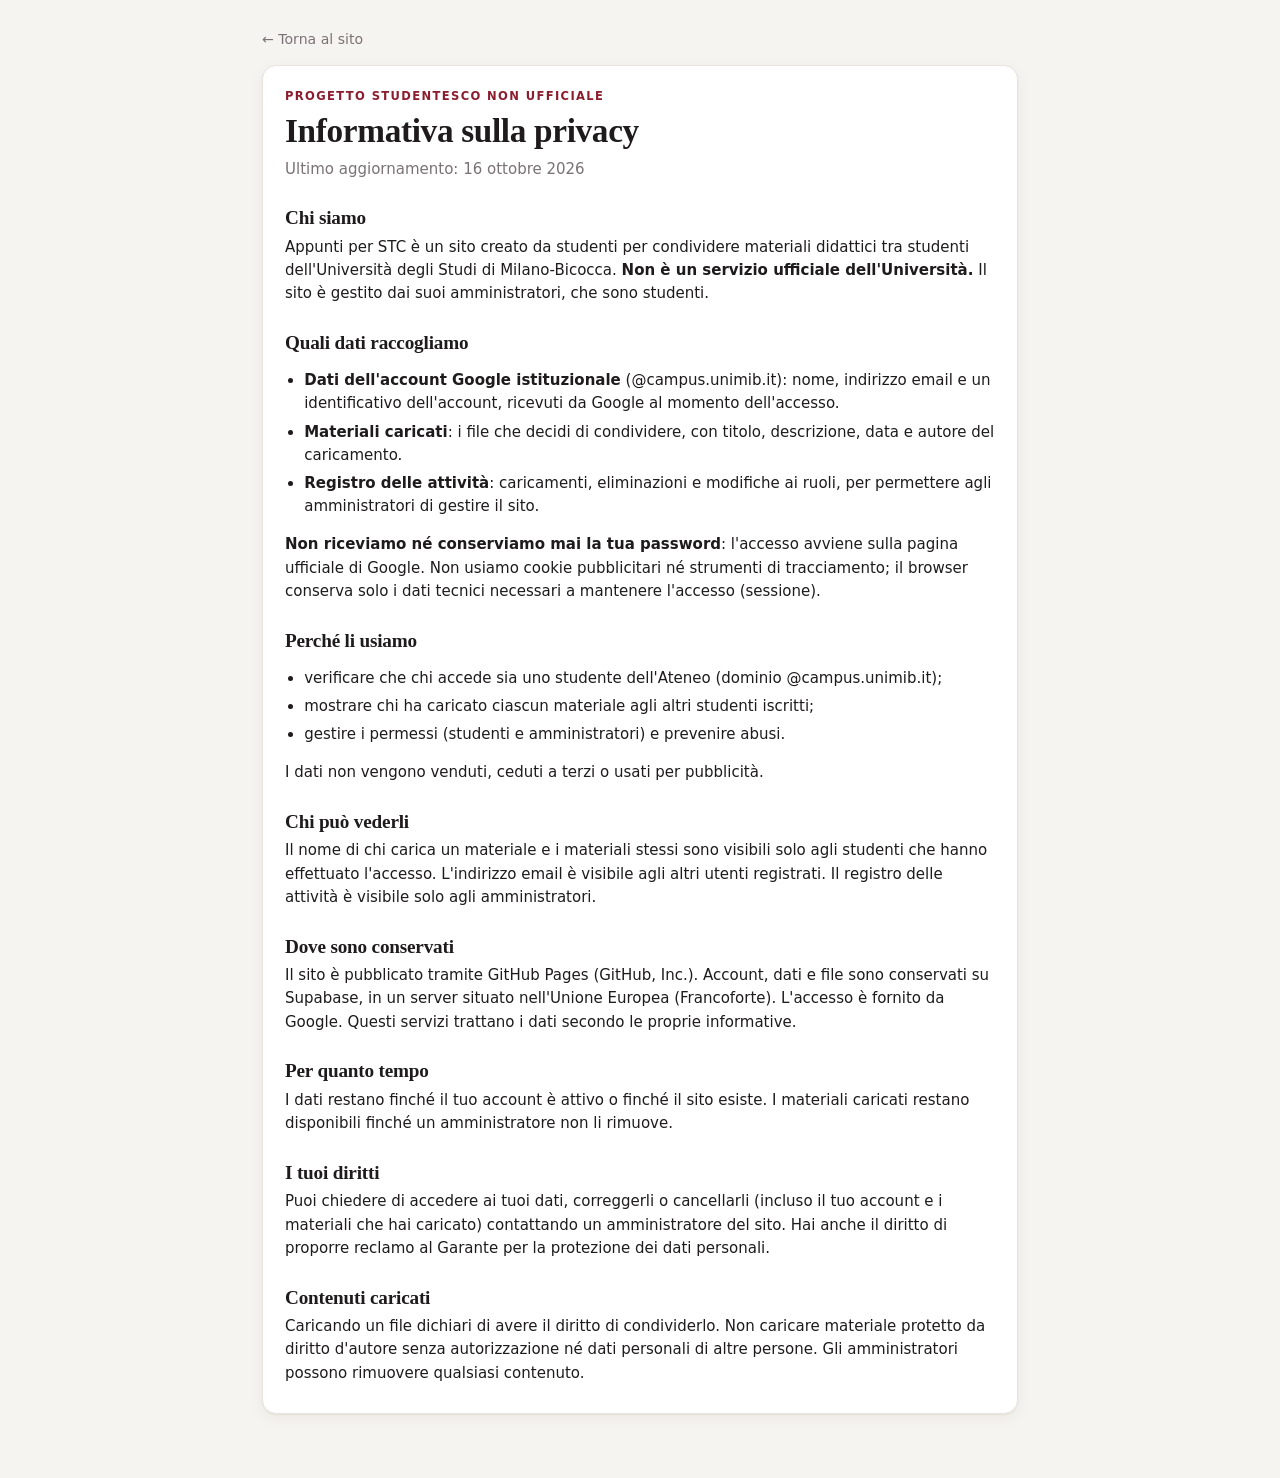
<file: docs/privacy.html>
<!doctype html>
<html lang="it">
<head>
  <meta charset="utf-8">
  <meta name="viewport" content="width=device-width, initial-scale=1">
  <meta http-equiv="Content-Security-Policy" content="default-src 'self'; style-src 'self' https://fonts.googleapis.com; font-src https://fonts.gstatic.com; img-src 'self' data:; script-src 'self'; object-src 'none'; base-uri 'self'">
  <title>Informativa privacy · Appunti per STC</title>
  <link rel="icon" href="img/favicon.svg" type="image/svg+xml">
  <link rel="stylesheet" href="https://fonts.googleapis.com/css2?family=Inter:wght@400;500;600;700&family=Source+Serif+4:opsz,wght@8..60,600&display=swap">
  <link rel="stylesheet" href="css/style.css">
  <script src="js/theme.js"></script>
</head>
<body>
<main class="content legal">
  <a class="back-link" href="./">← Torna al sito</a>
  <div class="panel">
    <p class="eyebrow">Progetto studentesco non ufficiale</p>
    <h1>Informativa sulla privacy</h1>
    <p class="muted">Ultimo aggiornamento: 16 ottobre 2026</p>

    <h2>Chi siamo</h2>
    <p>Appunti per STC è un sito creato da studenti per condividere materiali didattici tra
      studenti dell'Università degli Studi di Milano-Bicocca. <strong>Non è un servizio ufficiale
      dell'Università.</strong> Il sito è gestito dai suoi amministratori, che sono studenti.</p>

    <h2>Quali dati raccogliamo</h2>
    <ul>
      <li><strong>Dati dell'account Google istituzionale</strong> (@campus.unimib.it): nome, indirizzo email
        e un identificativo dell'account, ricevuti da Google al momento dell'accesso.</li>
      <li><strong>Materiali caricati</strong>: i file che decidi di condividere, con titolo, descrizione,
        data e autore del caricamento.</li>
      <li><strong>Registro delle attività</strong>: caricamenti, eliminazioni e modifiche ai ruoli, per
        permettere agli amministratori di gestire il sito.</li>
    </ul>
    <p><strong>Non riceviamo né conserviamo mai la tua password</strong>: l'accesso avviene sulla pagina
      ufficiale di Google. Non usiamo cookie pubblicitari né strumenti di tracciamento; il browser conserva
      solo i dati tecnici necessari a mantenere l'accesso (sessione).</p>

    <h2>Perché li usiamo</h2>
    <ul>
      <li>verificare che chi accede sia uno studente dell'Ateneo (dominio @campus.unimib.it);</li>
      <li>mostrare chi ha caricato ciascun materiale agli altri studenti iscritti;</li>
      <li>gestire i permessi (studenti e amministratori) e prevenire abusi.</li>
    </ul>
    <p>I dati non vengono venduti, ceduti a terzi o usati per pubblicità.</p>

    <h2>Chi può vederli</h2>
    <p>Il nome di chi carica un materiale e i materiali stessi sono visibili solo agli studenti che hanno
      effettuato l'accesso. L'indirizzo email è visibile agli altri utenti registrati. Il registro delle
      attività è visibile solo agli amministratori.</p>

    <h2>Dove sono conservati</h2>
    <p>Il sito è pubblicato tramite GitHub Pages (GitHub, Inc.). Account, dati e file sono conservati su
      Supabase, in un server situato nell'Unione Europea (Francoforte). L'accesso è fornito da Google.
      Questi servizi trattano i dati secondo le proprie informative.</p>

    <h2>Per quanto tempo</h2>
    <p>I dati restano finché il tuo account è attivo o finché il sito esiste. I materiali caricati restano
      disponibili finché un amministratore non li rimuove.</p>

    <h2>I tuoi diritti</h2>
    <p>Puoi chiedere di accedere ai tuoi dati, correggerli o cancellarli (incluso il tuo account e i
      materiali che hai caricato) contattando un amministratore del sito. Hai anche il diritto di proporre
      reclamo al Garante per la protezione dei dati personali.</p>

    <h2>Contenuti caricati</h2>
    <p>Caricando un file dichiari di avere il diritto di condividerlo. Non caricare materiale protetto da
      diritto d'autore senza autorizzazione né dati personali di altre persone. Gli amministratori possono
      rimuovere qualsiasi contenuto.</p>
  </div>
</main>
</body>
</html>
</file>
<file: docs/css/style.css>
/* =========================================================================
   e-Learning d'Ateneo — foglio di stile
   ========================================================================= */
:root {
  --primary: #8c1d2f;
  --accent: #c8a24a;
  --primary-dark: color-mix(in srgb, var(--primary) 78%, #000);
  --brand: var(--primary);       /* fondo di barra laterale e riquadri di benvenuto */
  --brand-dark: color-mix(in srgb, var(--brand) 78%, #000);
  --primary-soft: color-mix(in srgb, var(--primary) 9%, var(--mix));
  --accent-soft: color-mix(in srgb, var(--accent) 18%, var(--mix));

  --bg: #f6f4f0;
  --surface: #ffffff;
  --ink: #1f1b1c;
  --ink-2: #4a4446;
  --muted: #7a7275;
  --line: #e8e3dd;
  --line-2: #f1ede8;

  --ok: #1f7a4d;
  --ok-soft: color-mix(in srgb, var(--ok) 11%, var(--mix));
  --err: #b42318;
  --err-soft: color-mix(in srgb, var(--err) 9%, var(--mix));

  --k-pdf: #c0392b;
  --k-image: #2a7f62;
  --k-audio: #7b4fc4;
  --k-video: #1f6fb2;
  --k-document: #3b5b8a;
  --k-other: #8a6d3b;

  --mix: #fff;
  --hover: #fbfaf8;              /* colore di base per le tinte chiare (in tema scuro diventa la superficie) */
  --accent-ink: color-mix(in srgb, var(--accent) 45%, #000);
  color-scheme: light;

  --radius: 14px;
  --radius-sm: 9px;
  --shadow: 0 1px 2px rgba(31, 27, 28, .05), 0 4px 16px rgba(31, 27, 28, .05);
  --shadow-lg: 0 10px 40px rgba(31, 27, 28, .12);
  --sidebar-w: 268px;

  --font: 'Inter', system-ui, -apple-system, 'Segoe UI', Roboto, sans-serif;
  --serif: 'Source Serif 4', Georgia, 'Times New Roman', serif;
}

*, *::before, *::after { box-sizing: border-box; }
html { -webkit-text-size-adjust: 100%; }
body { margin: 0; font-family: var(--font); color: var(--ink); background: var(--bg); font-size: 15px; line-height: 1.55; }
a { color: var(--primary); text-decoration: none; }
a:hover { text-decoration: underline; }
img { max-width: 100%; }
h1, h2, h3 { font-family: var(--serif); font-weight: 600; letter-spacing: -.01em; line-height: 1.2; margin: 0; }
h1 { font-size: clamp(1.6rem, 2.6vw, 2.1rem); }
h2 { font-size: 1.2rem; }
h3 { font-size: 1.05rem; }
p { margin: .4rem 0; }
svg { width: 20px; height: 20px; flex-shrink: 0; }
[hidden] { display: none !important; }
.sprite { position: absolute; width: 0; height: 0; overflow: hidden; }
.muted { color: var(--muted); }
.small { font-size: .85rem; }
.center { text-align: center; }
.right { text-align: right; }
.break { word-break: break-all; }
.eyebrow { text-transform: uppercase; letter-spacing: .12em; font-size: .72rem; font-weight: 600; color: var(--primary); margin: 0 0 .35rem; }
.skip-link { position: absolute; left: -999px; top: 8px; background: var(--surface); padding: 8px 14px; border-radius: 8px; z-index: 100; }
.skip-link:focus { left: 8px; }
:focus-visible { outline: 3px solid color-mix(in srgb, var(--accent) 70%, transparent); outline-offset: 2px; }

/* ---------- Pulsanti ---------- */
.btn {
  display: inline-flex; align-items: center; justify-content: center; gap: .5rem;
  padding: .65rem 1.1rem; border-radius: 10px; border: 1px solid transparent;
  font: 600 .92rem/1.2 var(--font); cursor: pointer; text-decoration: none !important;
  transition: background .15s, box-shadow .15s, transform .05s, border-color .15s; white-space: nowrap;
}
.btn svg { width: 18px; height: 18px; }
.btn:active { transform: translateY(1px); }
.btn-primary { background: var(--primary); color: #fff; box-shadow: 0 2px 8px color-mix(in srgb, var(--primary) 30%, transparent); }
.btn-primary:hover { background: var(--primary-dark); }
.btn-ghost { background: var(--surface); color: var(--ink); border-color: var(--line); }
.btn-ghost:hover { border-color: color-mix(in srgb, var(--primary) 40%, var(--line)); color: var(--primary); }
.btn-light { background: rgba(255, 255, 255, .16); color: #fff; border-color: rgba(255, 255, 255, .3); backdrop-filter: blur(4px); }
.btn-light:hover { background: rgba(255, 255, 255, .26); }
.btn-danger { background: var(--err-soft); color: var(--err); border-color: color-mix(in srgb, var(--err) 25%, var(--mix)); }
.btn-danger:hover { background: var(--err); color: #fff; }
.btn-sm { padding: .42rem .75rem; font-size: .82rem; border-radius: 8px; }
.btn-block { width: 100%; }
.icon-btn {
  display: inline-grid; place-items: center; width: 36px; height: 36px; border-radius: 9px;
  border: 1px solid var(--line); background: var(--surface); color: var(--ink-2); cursor: pointer;
  transition: all .15s;
}
.icon-btn svg { width: 18px; height: 18px; }
.icon-btn:hover { color: var(--primary); border-color: color-mix(in srgb, var(--primary) 35%, var(--line)); background: var(--primary-soft); }
.icon-btn.danger:hover { color: #fff; background: var(--err); border-color: var(--err); }
.link { font-weight: 600; font-size: .88rem; }

/* ---------- Layout applicazione ---------- */
.sidebar {
  position: fixed; inset: 0 auto 0 0; width: var(--sidebar-w); z-index: 40;
  background: linear-gradient(180deg, var(--brand) 0%, var(--brand-dark) 100%);
  color: #fff; display: flex; flex-direction: column; padding: 22px 16px;
  transition: transform .25s ease;
}
.brand { display: flex; align-items: center; gap: 12px; color: inherit; text-decoration: none !important; padding: 4px 8px 22px; border-bottom: 1px solid rgba(255, 255, 255, .14); }
.brand-crest { width: 40px; height: 40px; color: var(--accent); --crest-bg: var(--primary); }
.brand-text { display: flex; flex-direction: column; line-height: 1.2; }
.brand-text strong { font-family: var(--serif); font-size: 1.2rem; font-weight: 700; }
.brand-text small { opacity: .75; font-size: .76rem; }
.nav { display: flex; flex-direction: column; gap: 3px; margin-top: 18px; }
.nav-label { text-transform: uppercase; letter-spacing: .14em; font-size: .66rem; opacity: .55; margin: 14px 12px 6px; }
.nav a { display: flex; align-items: center; gap: 12px; color: rgba(255, 255, 255, .85); padding: 10px 12px; border-radius: 10px; font-weight: 500; text-decoration: none; transition: background .15s; }
.nav a svg { opacity: .85; }
.nav a:hover { background: rgba(255, 255, 255, .09); color: #fff; }
.nav a.active { background: rgba(255, 255, 255, .15); color: #fff; box-shadow: inset 3px 0 0 var(--accent); }
.sidebar-foot { margin-top: auto; display: flex; gap: 10px; align-items: flex-start; font-size: .76rem; opacity: .7; padding: 14px 8px 0; border-top: 1px solid rgba(255, 255, 255, .14); }
.sidebar-foot svg { width: 16px; height: 16px; margin-top: 2px; }
.sidebar-backdrop { display: none; }

.main-wrap { margin-left: var(--sidebar-w); min-height: 100vh; display: flex; flex-direction: column; }
.topbar {
  position: sticky; top: 0; z-index: 30; display: flex; align-items: center; gap: 16px;
  padding: 14px 32px; background: color-mix(in srgb, var(--bg) 85%, transparent);
  backdrop-filter: blur(10px); border-bottom: 1px solid var(--line);
}
.menu-btn { display: none; }
.top-search { flex: 1; max-width: 560px; position: relative; }
.top-search svg { position: absolute; left: 13px; top: 50%; transform: translateY(-50%); color: var(--muted); width: 18px; height: 18px; }
.top-search input[type=search] { width: 100%; padding: .7rem 1rem .7rem 2.6rem; border-radius: 12px; border: 1px solid var(--line); background: var(--surface); font: inherit; }
.top-search input:focus { outline: none; border-color: color-mix(in srgb, var(--primary) 45%, var(--line)); box-shadow: 0 0 0 4px var(--primary-soft); }

.user-menu { margin-left: auto; position: relative; }
.user-btn { display: flex; align-items: center; gap: 10px; background: none; border: 0; cursor: pointer; padding: 4px 6px; border-radius: 12px; font: inherit; color: inherit; text-align: left; }
.user-btn:hover { background: var(--surface); }
.user-meta { display: flex; flex-direction: column; line-height: 1.2; }
.user-meta strong { font-size: .9rem; }
.user-meta small { font-size: .74rem; color: var(--muted); }
.avatar {
  width: 38px; height: 38px; border-radius: 50%; display: grid; place-items: center;
  background: linear-gradient(135deg, var(--primary), color-mix(in srgb, var(--primary) 60%, var(--accent)));
  color: #fff; font-weight: 700; font-size: .85rem; letter-spacing: .02em; flex-shrink: 0;
}
.avatar.sm { width: 34px; height: 34px; font-size: .78rem; }
.avatar.lg { width: 72px; height: 72px; font-size: 1.4rem; flex: none; }
.profile-head { display: flex; align-items: center; gap: 18px; }
.profile-head h1 { margin: 2px 0 4px; }
.profile-head p { margin: 0; }
a.user-link { color: inherit; text-decoration: none; }
a.user-link:hover strong, .podium-name:hover strong { color: var(--primary); text-decoration: underline; }
.podium-name { color: inherit; text-decoration: none; }
.dropdown {
  position: absolute; right: 0; top: calc(100% + 8px); width: 260px; background: var(--surface);
  border: 1px solid var(--line); border-radius: 12px; box-shadow: var(--shadow-lg); padding: 6px;
  opacity: 0; visibility: hidden; transform: translateY(-4px); transition: all .15s;
}
.user-menu.open .dropdown { opacity: 1; visibility: visible; transform: none; }
.dropdown-head { padding: 10px 12px; border-bottom: 1px solid var(--line-2); margin-bottom: 4px; display: flex; flex-direction: column; }
.dropdown-head small { color: var(--muted); word-break: break-all; }
.dropdown a, .dropdown button {
  display: flex; width: 100%; align-items: center; gap: 10px; padding: 9px 12px; border-radius: 8px;
  background: none; border: 0; font: inherit; color: var(--ink); cursor: pointer; text-decoration: none;
}
.dropdown a:hover, .dropdown button:hover { background: var(--primary-soft); color: var(--primary); }
.dropdown svg { width: 18px; height: 18px; }

.content { padding: 28px 32px 40px; flex: 1; width: 100%; max-width: 1360px; }
.footer { display: flex; justify-content: space-between; flex-wrap: wrap; gap: 8px; padding: 18px 32px; color: var(--muted); font-size: .8rem; border-top: 1px solid var(--line); }

/* ---------- Messaggi ---------- */
.flash-stack { display: grid; gap: 10px; margin-bottom: 20px; }
.flash { display: flex; align-items: center; gap: 10px; padding: 12px 16px; border-radius: 10px; font-weight: 500; font-size: .92rem; border: 1px solid; margin: 12px 0; }
.flash-stack .flash { margin: 0; }
.flash-success { background: var(--ok-soft); color: var(--ok); border-color: color-mix(in srgb, var(--ok) 20%, var(--mix)); }
.flash-error { background: var(--err-soft); color: var(--err); border-color: color-mix(in srgb, var(--err) 20%, var(--mix)); }
.flash-close { margin-left: auto; background: none; border: 0; font-size: 1.3rem; line-height: 1; cursor: pointer; color: inherit; opacity: .6; }

/* ---------- Pannelli & intestazioni ---------- */
.panel { background: var(--surface); border: 1px solid var(--line); border-radius: var(--radius); box-shadow: var(--shadow); padding: 22px; margin-bottom: 24px; }
.panel-head { display: flex; align-items: center; justify-content: space-between; gap: 12px; margin-bottom: 16px; }
.panel-head.wrap { flex-wrap: wrap; }
.page-head { display: flex; align-items: flex-end; justify-content: space-between; gap: 16px; flex-wrap: wrap; margin-bottom: 22px; }
.back-link { display: inline-flex; align-items: center; gap: 6px; color: var(--muted); font-size: .88rem; font-weight: 500; margin-bottom: 14px; }
.back-link svg { width: 16px; height: 16px; }
.back-link:hover { color: var(--primary); text-decoration: none; }

.welcome {
  position: relative; overflow: hidden; display: flex; justify-content: space-between; align-items: center; gap: 20px; flex-wrap: wrap;
  padding: 30px 32px; border-radius: 18px; margin-bottom: 22px; color: #fff;
  background:
    radial-gradient(circle at 92% -10%, color-mix(in srgb, var(--accent) 55%, transparent) 0, transparent 40%),
    linear-gradient(120deg, var(--brand) 0%, var(--brand-dark) 100%);
}
.welcome::after { content: ''; position: absolute; inset: 0; background-image: radial-gradient(rgba(255, 255, 255, .08) 1px, transparent 1px); background-size: 18px 18px; pointer-events: none; }
.welcome > * { position: relative; z-index: 1; }
.welcome .eyebrow { color: var(--accent); }
.welcome .muted { color: rgba(255, 255, 255, .78); }
.welcome-actions { display: flex; gap: 10px; flex-wrap: wrap; }
.welcome .btn-primary { background: #fff; color: var(--primary); box-shadow: none; }
.welcome .btn-primary:hover { background: var(--accent-soft); }
.welcome .btn-ghost { background: transparent; color: #fff; border-color: rgba(255, 255, 255, .4); }
.welcome .btn-ghost:hover { background: rgba(255, 255, 255, .12); color: #fff; }

.stats { display: grid; grid-template-columns: repeat(4, 1fr); gap: 16px; margin-bottom: 24px; }
.stat { display: flex; align-items: center; gap: 14px; background: var(--surface); border: 1px solid var(--line); border-radius: var(--radius); padding: 18px; box-shadow: var(--shadow); }
.stat-ic { width: 46px; height: 46px; border-radius: 12px; display: grid; place-items: center; background: var(--primary-soft); color: var(--primary); }
.stat strong { display: block; font-family: var(--serif); font-size: 1.55rem; line-height: 1.1; }
.stat small { color: var(--muted); font-size: .82rem; }

.two-col { display: grid; grid-template-columns: 1.15fr 1fr; gap: 24px; align-items: start; }

/* ---------- Corsi ---------- */
.course-grid { display: grid; grid-template-columns: repeat(auto-fill, minmax(250px, 1fr)); gap: 20px; }
.course-grid.compact { grid-template-columns: repeat(auto-fill, minmax(200px, 1fr)); gap: 14px; }
.dash-stack { display: grid; gap: 24px; }
.dash-courses { grid-template-columns: repeat(3, minmax(0, 1fr)); gap: 16px; }
.dash-stack > .panel { margin: 0; }
@media (max-width: 1000px) { .dash-courses { grid-template-columns: repeat(2, minmax(0, 1fr)); } }
@media (max-width: 560px) { .dash-courses { grid-template-columns: 1fr; } }
.course-card { display: flex; flex-direction: column; background: var(--surface); border: 1px solid var(--line); border-radius: var(--radius); overflow: hidden; color: inherit; text-decoration: none !important; box-shadow: var(--shadow); transition: transform .18s, box-shadow .18s; }
.course-card:hover { transform: translateY(-3px); box-shadow: var(--shadow-lg); }
.course-cover { position: relative; height: 96px; padding: 14px; color: #fff; overflow: hidden; }
.compact .course-cover { height: 78px; }
.course-cover::before { content: ''; position: absolute; inset: 0; background-image: repeating-linear-gradient(135deg, rgba(255, 255, 255, .07) 0 2px, transparent 2px 14px); }
.cover-ic { position: absolute; right: -8px; bottom: -14px; width: 86px; height: 86px; opacity: .18; }
.course-code { position: relative; display: inline-block; font-size: .7rem; font-weight: 700; letter-spacing: .08em; background: rgba(0, 0, 0, .18); padding: 3px 9px; border-radius: 99px; }
.course-code.light { background: rgba(255, 255, 255, .16); }
.course-info { padding: 14px 16px 16px; display: flex; flex-direction: column; flex: 1; }
.course-info h3 { margin-bottom: 2px; }
.course-info p { font-size: .84rem; margin: 0 0 12px; }
.course-foot { margin-top: auto; display: flex; align-items: center; justify-content: space-between; gap: 8px; font-size: .8rem; color: var(--ink-2); }
.course-foot span { display: inline-flex; align-items: center; gap: 6px; }
.course-foot svg { width: 15px; height: 15px; color: var(--primary); }

.cover-0 { background: linear-gradient(135deg, #8c1d2f, #b33a4d); }
.cover-1 { background: linear-gradient(135deg, #1d4e89, #3a78b8); }
.cover-2 { background: linear-gradient(135deg, #1f6b54, #34977a); }
.cover-3 { background: linear-gradient(135deg, #6a3f99, #9466c4); }
.cover-4 { background: linear-gradient(135deg, #a3611a, #cf8b3c); }
.cover-5 { background: linear-gradient(135deg, #24525e, #3f8496); }
.cover-6 { background: linear-gradient(135deg, #7c2d58, #ab4f83); }
.cover-7 { background: linear-gradient(135deg, #3d4a5c, #607089); }

.course-hero { position: relative; overflow: hidden; border-radius: 18px; color: #fff; padding: 30px 32px; display: flex; justify-content: space-between; gap: 24px; margin-bottom: 24px; }
/* il titolo va a capo nel suo spazio: numero di materiali e pulsanti restano a destra */
.course-hero-body { flex: 1 1 auto; min-width: 0; }
.course-hero-body h1 { overflow-wrap: break-word; }
.course-hero-side { flex: none; }
.course-hero::before { content: ''; position: absolute; inset: 0; background-image: repeating-linear-gradient(135deg, rgba(255, 255, 255, .06) 0 2px, transparent 2px 16px); }
.course-hero > * { position: relative; }
.course-hero h1 { margin: 10px 0 6px; font-size: clamp(1.7rem, 3vw, 2.4rem); }
.course-hero p { opacity: .9; margin: 0; }
.course-desc { max-width: 680px; margin-top: 10px !important; opacity: .82 !important; font-size: .93rem; }
.course-hero-side { display: flex; flex-direction: column; align-items: flex-end; justify-content: space-between; gap: 16px; }
.hero-count { text-align: right; }
.hero-count strong { display: block; font-family: var(--serif); font-size: 2.4rem; line-height: 1; }
.hero-count small { opacity: .8; }
.hero-admin { display: flex; gap: 8px; flex-wrap: wrap; justify-content: flex-end; }
.hero-admin .danger:hover { background: var(--err); border-color: var(--err); }

.course-layout { display: grid; grid-template-columns: minmax(0, 1fr) 340px; gap: 24px; align-items: start; }
.upload-panel { position: sticky; top: 92px; }
.upload-panel h2 { display: flex; align-items: center; gap: 8px; margin-bottom: 4px; }
.upload-panel h2 svg { color: var(--primary); }

/* ---------- Tab e ricerca inline ---------- */
.tabs { display: flex; gap: 6px; flex-wrap: wrap; }
.tabs a { padding: 7px 13px; border-radius: 99px; color: var(--ink-2); font-weight: 500; font-size: .86rem; border: 1px solid var(--line); text-decoration: none; }
.tabs a span { color: var(--muted); font-size: .78rem; margin-left: 3px; }
.tabs a:hover { border-color: color-mix(in srgb, var(--primary) 40%, var(--line)); }
.tabs a.active { background: var(--primary); border-color: var(--primary); color: #fff; }
.tabs a.active span { color: rgba(255, 255, 255, .8); }
.inline-search { position: relative; }
.inline-search svg { position: absolute; left: 11px; top: 50%; transform: translateY(-50%); width: 16px; height: 16px; color: var(--muted); }
.inline-search input[type=search] { padding: .52rem .8rem .52rem 2.1rem; border: 1px solid var(--line); border-radius: 10px; font: inherit; font-size: .88rem; width: 220px; background: var(--bg); }

.filter-bar { display: flex; gap: 10px; margin-bottom: 20px; flex-wrap: wrap; }
.input-ic { position: relative; flex: 0 1 420px; }
.input-ic.grow { flex: 1 1 360px; }
.input-ic svg { position: absolute; left: 12px; top: 50%; transform: translateY(-50%); color: var(--muted); width: 18px; height: 18px; }
.input-ic input { padding-left: 2.5rem !important; }

/* ---------- Elenco file ---------- */
.file-list { list-style: none; margin: 0; padding: 0; display: flex; flex-direction: column; }
.file-item { display: flex; align-items: center; gap: 14px; padding: 12px 6px; border-bottom: 1px solid var(--line-2); border-radius: 10px; transition: background .12s; }
.file-item:last-child { border-bottom: 0; }
.file-item:hover { background: var(--hover); }
.file-thumb { width: 52px; height: 52px; border-radius: 11px; display: grid; place-items: center; overflow: hidden; flex-shrink: 0; color: var(--kc); background: color-mix(in srgb, var(--kc) 11%, var(--mix)); }
.file-thumb svg { width: 26px; height: 26px; }
.file-thumb img { width: 100%; height: 100%; object-fit: cover; }
.dense .file-thumb { width: 42px; height: 42px; }
.dense .file-thumb svg { width: 22px; height: 22px; }
.file-body { min-width: 0; flex: 1; }
.file-title { display: block; font-weight: 600; color: var(--ink); overflow: hidden; text-overflow: ellipsis; white-space: nowrap; }
.file-title:has(+ .badge-new) { display: inline-block; max-width: calc(100% - 66px); vertical-align: bottom; }
.file-meta { display: flex; flex-wrap: wrap; align-items: center; gap: 6px; font-size: .8rem; color: var(--muted); margin-top: 3px; }
.meta-link { color: var(--ink-2); font-weight: 500; }
.dot { opacity: .5; }
.file-actions { display: flex; gap: 6px; flex-shrink: 0; }
.file-actions form { margin: 0; }

.kind-pdf { --kc: var(--k-pdf); }
.kind-image { --kc: var(--k-image); }
.kind-audio { --kc: var(--k-audio); }
.kind-video { --kc: var(--k-video); }
.kind-document { --kc: var(--k-document); }
.kind-other { --kc: var(--k-other); }
.tag { display: inline-block; font-size: .7rem; font-weight: 700; letter-spacing: .03em; text-transform: uppercase; padding: 2px 8px; border-radius: 6px; color: var(--kc, var(--primary)); background: color-mix(in srgb, var(--kc, var(--primary)) 11%, var(--mix)); }

.empty { text-align: center; padding: 36px 16px; color: var(--muted); }
.empty svg { width: 46px; height: 46px; color: color-mix(in srgb, var(--primary) 40%, var(--mix)); margin-bottom: 6px; }
.empty .btn { margin-top: 12px; }
.empty.small { padding: 20px; }
.results-count { margin: 0 0 8px; }

/* ---------- Form ---------- */
.form, .upload-form { display: flex; flex-direction: column; gap: 14px; margin-top: 18px; }
.form label, .upload-form label { display: flex; flex-direction: column; gap: 6px; font-weight: 600; font-size: .86rem; color: var(--ink-2); }
input[type=text], input[type=email], input[type=search], textarea, select {
  width: 100%; padding: .68rem .85rem; border: 1px solid var(--line); border-radius: 10px;
  font: inherit; font-weight: 400; color: var(--ink); background: var(--surface); transition: border-color .15s, box-shadow .15s;
}
textarea { resize: vertical; }
select { width: auto; min-width: 160px; }
input:focus, textarea:focus, select:focus { outline: none; border-color: color-mix(in srgb, var(--primary) 45%, var(--line)); box-shadow: 0 0 0 4px var(--primary-soft); }
.form-row { display: grid; grid-template-columns: 1fr 1fr; gap: 14px; }
.form-actions { display: flex; justify-content: flex-end; gap: 10px; margin-top: 6px; }
.form-panel { max-width: 720px; }
.form-error { color: var(--err); font-size: .86rem; font-weight: 500; margin: 0; }

.dropzone {
  position: relative; display: flex !important; flex-direction: column; align-items: center; gap: 4px !important;
  padding: 26px 16px; border: 2px dashed color-mix(in srgb, var(--primary) 28%, var(--line)); border-radius: 12px;
  background: var(--primary-soft); text-align: center; cursor: pointer; transition: all .15s; color: var(--ink-2) !important;
}
.dropzone svg { width: 34px; height: 34px; color: var(--primary); margin-bottom: 4px; }
.dropzone strong { color: var(--ink); font-size: .95rem; }
.dropzone span { font-weight: 400; font-size: .84rem; }
.dropzone u { color: var(--primary); }
.dropzone input { position: absolute; inset: 0; opacity: 0; cursor: pointer; }
.dropzone.drag { border-color: var(--primary); background: color-mix(in srgb, var(--primary) 14%, var(--mix)); transform: scale(1.01); }
.selected-files { list-style: none; margin: -4px 0 0; padding: 0; display: flex; flex-direction: column; gap: 6px; }
.selected-files li { display: flex; justify-content: space-between; gap: 8px; font-size: .82rem; padding: 7px 10px; background: var(--bg); border-radius: 8px; }
.selected-files li span:first-child { overflow: hidden; text-overflow: ellipsis; white-space: nowrap; }
.progress { position: relative; height: 26px; background: var(--line-2); border-radius: 99px; overflow: hidden; }
.progress-bar { height: 100%; width: 0; background: linear-gradient(90deg, var(--primary), color-mix(in srgb, var(--primary) 60%, var(--accent))); transition: width .2s; }
.progress span { position: absolute; inset: 0; display: grid; place-items: center; font-size: .78rem; font-weight: 700; color: var(--ink); }

/* ---------- Dettaglio file ---------- */
.file-layout { display: grid; grid-template-columns: minmax(0, 1fr) 340px; gap: 24px; align-items: start; }
.viewer-panel { padding: 0; overflow: hidden; }
.viewer { background: #2b2627; min-height: 300px; display: grid; place-items: center; }
.viewer iframe { width: 100%; height: 78vh; border: 0; background: #fff; display: block; }
.viewer img { display: block; max-height: 78vh; width: auto; margin: 0 auto; }
.viewer video { width: 100%; max-height: 78vh; display: block; background: #000; }
.viewer.kind-audio, .viewer.kind-document, .viewer.kind-other { background: linear-gradient(135deg, var(--primary-soft), var(--accent-soft)); }
.audio-card { display: flex; flex-direction: column; align-items: center; gap: 14px; padding: 48px 24px; width: 100%; max-width: 520px; text-align: center; }
.audio-art { width: 140px; height: 140px; border-radius: 24px; display: grid; place-items: center; color: #fff; background: linear-gradient(135deg, var(--k-audio), #a77ee6); box-shadow: var(--shadow-lg); }
.audio-art svg { width: 64px; height: 64px; }
.audio-card audio { width: 100%; }
.no-preview { text-align: center; padding: 60px 24px; color: var(--ink-2); }
.no-preview > svg { width: 64px; height: 64px; color: var(--primary); }
.file-details h1 { font-size: 1.45rem; margin: 10px 0 8px; word-break: break-word; }
.file-desc { color: var(--ink-2); white-space: pre-line; }
.details { display: grid; grid-template-columns: auto 1fr; gap: 8px 14px; margin: 18px 0; font-size: .88rem; }
.details dt { color: var(--muted); }
.details dd { margin: 0; font-weight: 500; }
.stack { display: flex; flex-direction: column; gap: 10px; }
.stack form { margin: 0; }

/* ---------- Amministrazione ---------- */
.table-wrap { overflow-x: auto; margin: 0 -22px; }
.table { width: 100%; border-collapse: collapse; font-size: .88rem; }
.table th { text-align: left; font-size: .72rem; text-transform: uppercase; letter-spacing: .08em; color: var(--muted); font-weight: 600; padding: 10px 22px; border-bottom: 1px solid var(--line); background: var(--hover); }
.table td { padding: 12px 22px; border-bottom: 1px solid var(--line-2); vertical-align: middle; }
.table th.right, .table td.right { text-align: right; }
.table form { margin: 0; display: inline-block; }
.user-cell { display: flex; align-items: center; gap: 10px; }
.user-cell div { display: flex; flex-direction: column; }
.user-cell small { color: var(--muted); }
.role { display: inline-block; padding: 3px 10px; border-radius: 99px; font-size: .76rem; font-weight: 600; }
.role-admin { background: var(--accent-soft); color: var(--accent-ink); }
.role-student { background: var(--line-2); color: var(--ink-2); }
.audit { list-style: none; margin: 0; padding: 0; }
.audit li { display: grid; grid-template-columns: 170px 1fr auto; gap: 12px; align-items: center; padding: 9px 0; border-bottom: 1px solid var(--line-2); font-size: .86rem; }
.audit li:last-child { border-bottom: 0; }
.audit-action { font-size: .72rem; font-weight: 700; text-transform: uppercase; letter-spacing: .04em; color: var(--ink-2); background: var(--line-2); border-radius: 6px; padding: 3px 8px; justify-self: start; }
.a-file_eliminato, .a-corso_eliminato, .a-login_rifiutato, .a-ruolo_admin_revocato { background: var(--err-soft); color: var(--err); }
.a-file_caricato, .a-corso_creato { background: var(--ok-soft); color: var(--ok); }
.a-ruolo_admin_assegnato { background: var(--accent-soft); color: var(--accent-ink); }
.audit-text { overflow: hidden; text-overflow: ellipsis; }

/* ---------- Errori ---------- */
.error-page { min-height: 100vh; display: grid; place-items: center; }
.error-card { max-width: 520px; margin: 60px auto; text-align: center; padding: 40px 32px; }
.error-code { display: block; font-family: var(--serif); font-size: 4rem; font-weight: 700; color: var(--primary); line-height: 1; margin-bottom: 8px; }
.error-card .btn { margin-top: 16px; }

/* ---------- Login ---------- */
.login-page { background: var(--surface); }
.login-grid { display: grid; grid-template-columns: 1.1fr 1fr; min-height: 100vh; }
.login-hero {
  position: relative; overflow: hidden; color: #fff; padding: 44px 56px; display: flex; flex-direction: column;
  background:
    radial-gradient(circle at 85% 15%, color-mix(in srgb, var(--accent) 45%, transparent) 0, transparent 38%),
    radial-gradient(circle at 10% 95%, rgba(255, 255, 255, .1) 0, transparent 35%),
    linear-gradient(150deg, var(--brand) 0%, var(--brand-dark) 100%);
}
.hero-pattern { position: absolute; inset: 0; background-image: radial-gradient(rgba(255, 255, 255, .09) 1px, transparent 1px); background-size: 22px 22px; mask-image: linear-gradient(180deg, #000, transparent 85%); }
.login-hero > * { position: relative; }
.brand-lg { border: 0; padding: 0; }
.brand-lg .brand-crest { width: 52px; height: 52px; }
.brand-lg .brand-text strong { font-size: 1.5rem; }
.brand-lg .brand-text small { font-size: .88rem; }
.hero-copy { margin: auto 0; max-width: 560px; padding: 40px 0; }
.hero-copy .eyebrow { color: var(--accent); }
.hero-copy h1 { font-size: clamp(2rem, 3.6vw, 3rem); font-weight: 600; margin-bottom: 16px; }
.lead { font-size: 1.08rem; opacity: .86; }
.hero-features { list-style: none; padding: 0; margin: 28px 0 0; display: grid; gap: 14px; }
.hero-features li { display: flex; align-items: center; gap: 14px; opacity: .95; }
.feat-ic { width: 40px; height: 40px; border-radius: 11px; display: grid; place-items: center; background: rgba(255, 255, 255, .12); border: 1px solid rgba(255, 255, 255, .18); flex-shrink: 0; }
.feat-ic svg { color: var(--accent); }
.hero-foot { opacity: .6; font-size: .8rem; margin: 0; }
.login-panel { display: grid; place-items: center; padding: 40px 24px; background: var(--bg); }
.login-card { width: 100%; max-width: 420px; background: var(--surface); border: 1px solid var(--line); border-radius: 18px; padding: 36px 32px; box-shadow: var(--shadow-lg); }
.login-card h2 { font-size: 1.8rem; }
.login-card > .muted { margin-bottom: 22px; }
.btn-sso { padding: .95rem 1rem; font-size: 1rem; margin-top: 8px; }
.sso-crest { width: 22px !important; height: 22px !important; color: var(--accent); --crest-bg: var(--primary); }
.privacy-note { display: flex; gap: 12px; margin-top: 24px; padding: 14px; background: var(--bg); border-radius: 12px; font-size: .82rem; color: var(--ink-2); }
.privacy-note svg { color: var(--ok); margin-top: 2px; }
.privacy-note p { margin: 0; }
.privacy-note strong { display: block; color: var(--ink); margin-bottom: 2px; }
.dev-banner { font-size: .82rem; background: var(--accent-soft); border: 1px dashed var(--accent); padding: 10px 12px; border-radius: 10px; color: var(--ink-2); }
.dev-banner strong { display: block; color: var(--ink); }

/* ---------- Responsive ---------- */
@media (max-width: 1180px) {
  .two-col, .course-layout, .file-layout { grid-template-columns: 1fr; }
  .upload-panel { position: static; }
  .stats { grid-template-columns: repeat(2, 1fr); }
}
@media (max-width: 900px) {
  .sidebar { transform: translateX(-100%); box-shadow: var(--shadow-lg); }
  body.sidebar-open .sidebar { transform: none; }
  body.sidebar-open .sidebar-backdrop { display: block; position: fixed; inset: 0; background: rgba(0, 0, 0, .35); z-index: 35; }
  .main-wrap { margin-left: 0; }
  .menu-btn { display: inline-grid; }
  .topbar { padding: 12px 16px; gap: 10px; }
  .content { padding: 20px 16px 32px; }
  .footer { padding: 16px; }
  .user-meta { display: none; }
  .login-grid { grid-template-columns: 1fr; }
  .login-hero { padding: 28px 24px; }
  .hero-copy { padding: 28px 0 10px; }
  .hero-features, .hero-foot { display: none; }
  .welcome, .course-hero { padding: 24px 20px; }
  .course-hero { flex-wrap: wrap; }
  .course-hero-side { align-items: flex-start; flex-direction: row; width: 100%; }
  .hero-count { text-align: left; }
  .audit li { grid-template-columns: 1fr; gap: 4px; }
}
@media (max-width: 560px) {
  .stats { grid-template-columns: 1fr 1fr; gap: 10px; }
  .stat { padding: 14px; gap: 10px; }
  .stat-ic { width: 38px; height: 38px; }
  .form-row { grid-template-columns: 1fr; }
  .inline-search, .inline-search input { width: 100%; }
  .file-meta .dot, .file-meta span:nth-last-child(-n+2) { display: none; }
  .panel { padding: 16px; }
  .table-wrap { margin: 0 -16px; }
}

/* ---------- Versione statica (GitHub Pages + Supabase) ---------- */
.boot { min-height: 50vh; display: grid; place-items: center; }
#app > .boot { min-height: 100vh; }
.spinner { width: 38px; height: 38px; border-radius: 50%; border: 3px solid var(--line); border-top-color: var(--primary); animation: spin .8s linear infinite; }
@keyframes spin { to { transform: rotate(360deg); } }
.toast-stack { position: fixed; z-index: 100; right: 16px; bottom: 16px; display: grid; gap: 10px; max-width: min(420px, calc(100vw - 32px)); }
.toast-stack .flash { margin: 0; box-shadow: var(--shadow-lg); animation: toast-in .2s ease; transition: opacity .4s, transform .4s; }
.toast-stack .flash.out { opacity: 0; transform: translateY(8px); }
@keyframes toast-in { from { opacity: 0; transform: translateY(8px); } }
.demo-bar { position: fixed; z-index: 90; left: 50%; bottom: 14px; transform: translateX(-50%); background: var(--ink); color: #fff; font-size: .78rem; padding: 7px 14px; border-radius: 99px; box-shadow: var(--shadow-lg); max-width: calc(100vw - 32px); text-align: center; }
.login-grid { background: var(--bg); }
.btn-sso .google-g { width: 22px; height: 22px; background: #fff; border-radius: 50%; padding: 2px; }
.selected-files li.bad { background: var(--err-soft); color: var(--err); }
.selected-files li.bad .muted { color: var(--err); }
.error-card .error-code { font-size: 3rem; }
.legal { max-width: 820px; margin: 0 auto; }
.legal h2 { margin: 1.6rem 0 .4rem; }
.legal ul { padding-left: 1.2rem; }
.legal li { margin: .3rem 0; }
.footer a { color: inherit; text-decoration: underline; }
.hero-foot a { color: inherit; text-decoration: underline; }
.usage-bar { height: 12px; border-radius: 99px; background: var(--line-2); overflow: hidden; margin: 4px 0 10px; }
.usage-bar > div { height: 100%; width: 0; border-radius: 99px; background: var(--ok); transition: width .4s; }
.usage-mid > div { background: var(--accent); }
.usage-high > div { background: var(--err); }
.flash-info { background: var(--accent-soft); color: var(--accent-ink); border-color: color-mix(in srgb, var(--accent) 35%, var(--mix)); }
.pin-note { display: flex; gap: 8px; align-items: center; font-size: .84rem; color: var(--ok); background: var(--ok-soft); padding: 8px 10px; border-radius: 8px; margin: 0 0 14px; }
.pin-note svg { width: 16px; height: 16px; }
.usage-sub { font-family: var(--font); font-size: .9rem; font-weight: 600; margin: 16px 0 6px; }
.evict-list { margin: 0; padding-left: 1.2rem; display: grid; gap: 6px; font-size: .88rem; }
.evict-list li span { display: block; }
.a-file_eliminato_auto { background: var(--err-soft); color: var(--err); }
.a-file_importato, .a-archivio_scompattato { background: var(--accent-soft); color: var(--accent-ink); }
.import-stats { list-style: none; margin: 4px 0 8px; padding: 0; display: grid; grid-template-columns: repeat(auto-fit, minmax(130px, 1fr)); gap: 10px; }
.import-stats li { background: var(--line-2); border-radius: var(--radius-sm); padding: 10px 12px; }
.import-stats strong { display: block; font-size: 1.3rem; }
.import-stats small { color: var(--muted); }
.check-list { list-style: none; margin: 0 0 12px; padding: 0; display: grid; gap: 8px; }
.check-list li { display: flex; gap: 10px; align-items: flex-start; padding: 10px 12px; border-radius: var(--radius-sm); font-size: .9rem; }
.check-list li.ok { background: var(--ok-soft); color: var(--ok); }
.check-list li.bad { background: var(--err-soft); color: var(--err); }
.check-list li svg { width: 18px; height: 18px; flex: none; margin-top: 2px; }
.check-list small { display: block; margin-top: 2px; }
.token-box { background: var(--accent-soft); border-radius: var(--radius-sm); padding: 12px; margin: 0 0 12px; display: grid; gap: 8px; }
.token-box input { font-family: ui-monospace, Menlo, monospace; font-size: .85rem; width: 100%; }
.token-box .btn { justify-self: start; }
.a-file_protetto { background: var(--ok-soft); color: var(--ok); }

/* ---------- Classifica ---------- */
svg.emblem { width: auto; height: auto; }
.emblem { display: block; flex-shrink: 0; filter: drop-shadow(0 3px 6px rgba(0, 0, 0, .18)); }
.rank-hero { position: relative; overflow: hidden; display: flex; align-items: center; gap: 28px; padding: 28px 32px; border-radius: 18px; margin-bottom: 24px; color: #fff;
  background: radial-gradient(circle at 15% 50%, rgba(255, 255, 255, .18), transparent 45%), linear-gradient(120deg, #1b1f3a, #2c2350 60%, #3b1f3f); }
.rank-hero::after { content: ''; position: absolute; inset: 0; background-image: radial-gradient(rgba(255, 255, 255, .07) 1px, transparent 1px); background-size: 16px 16px; pointer-events: none; }
.rank-hero > * { position: relative; z-index: 1; }
.rank-hero .eyebrow { color: #f5cf5a; }
.rank-hero h1 { font-size: clamp(1.8rem, 3.4vw, 2.6rem); }
.rank-hero-meta { opacity: .9; margin: 6px 0 12px; }
.rank-hero-body { flex: 1; min-width: 0; }
.rank-hero-emblem .emblem { filter: drop-shadow(0 8px 24px rgba(0, 0, 0, .45)); }
.rank-progress { height: 10px; border-radius: 99px; background: rgba(255, 255, 255, .15); overflow: hidden; max-width: 460px; }
.rank-progress > div { height: 100%; width: 0; background: linear-gradient(90deg, #f5cf5a, #ffe9a6); border-radius: 99px; transition: width .5s; }
.podium { display: grid; grid-template-columns: repeat(3, 1fr); gap: 16px; align-items: end; margin-bottom: 24px; }
.podium-place { position: relative; display: flex; flex-direction: column; align-items: center; text-align: center; gap: 6px; background: var(--surface); border: 1px solid var(--line); border-radius: var(--radius); padding: 18px 12px; box-shadow: var(--shadow); }
.podium-place.place-1 { padding-top: 26px; padding-bottom: 30px; border-color: color-mix(in srgb, #f5cf5a 60%, var(--line)); box-shadow: 0 10px 30px rgba(200, 160, 40, .2); }
.podium-place small { color: var(--muted); }
.podium-rank { position: absolute; top: 10px; left: 12px; width: 28px; height: 28px; border-radius: 50%; display: grid; place-items: center; font-weight: 700; font-size: .85rem; color: #fff; background: #9aa3ad; }
.place-1 .podium-rank { background: linear-gradient(135deg, #e0a91b, #f5cf5a); }
.place-3 .podium-rank { background: linear-gradient(135deg, #8a4f24, #c98a55); }
.rank-cols { grid-template-columns: 1.4fr 1fr; }
.tiers-strip { display: grid; grid-template-columns: repeat(auto-fill, minmax(84px, 1fr)); gap: 10px; }
.tier-chip { display: flex; flex-direction: column; align-items: center; gap: 2px; padding: 10px 4px; border-radius: 12px; border: 1px solid transparent; text-align: center; }
.tier-chip strong { font-size: .8rem; }
.tier-chip small { font-size: .72rem; color: var(--muted); }
.tier-chip.current { border-color: var(--accent); background: var(--accent-soft); }
.rank-table .rank-pos { font-weight: 700; color: var(--muted); width: 40px; }
.rank-table tr.is-me td { background: var(--accent-soft); }
.league-cell { display: flex; align-items: center; gap: 8px; white-space: nowrap; }
.rules ul { margin: 8px 0 0; padding-left: 1.1rem; display: grid; gap: 6px; font-size: .9rem; }

/* ---------- Moderazione ---------- */
.row-actions { display: inline-flex; gap: 6px; flex-wrap: wrap; justify-content: flex-end; }
.danger-text { color: var(--err); }
.danger-text:hover { color: #fff; background: var(--err); border-color: var(--err); }
.role-banned { background: var(--err-soft); color: var(--err); }
.ban-reason { color: var(--err) !important; }
tr.is-banned td { background: var(--err-soft); }
.btn-report { color: var(--muted); font-weight: 500; }
.btn-report:hover { color: var(--err); }
.reports .panel-head h2 { display: flex; align-items: center; gap: 8px; color: var(--err); }
.pill-count { background: var(--err); color: #fff; border-radius: 99px; padding: 2px 10px; font-weight: 700; font-size: .8rem; }
.report-list { list-style: none; margin: 0; padding: 0; }
.report-list > li { display: flex; justify-content: space-between; gap: 14px; align-items: flex-start; flex-wrap: wrap; padding: 12px 0; border-bottom: 1px solid var(--line-2); }
.report-list > li:last-child { border-bottom: 0; }
.report-main { display: flex; flex-direction: column; gap: 2px; min-width: 0; flex: 1 1 260px; }
.report-reasons { margin: 6px 0 0; padding-left: 1rem; font-size: .86rem; }
.banned-page { min-height: 100vh; display: grid; place-items: center; padding: 24px; }
.banned-card { max-width: 480px; text-align: center; padding: 36px 30px; }
.banned-card > svg { width: 52px; height: 52px; color: var(--err); margin-bottom: 8px; }
.banned-card h1 { margin-bottom: 8px; }
.ban-box { background: var(--err-soft); color: var(--err); border-radius: 10px; padding: 10px 14px; text-align: left; }
.a-utente_sospeso { background: var(--err-soft); color: var(--err); }
.a-utente_riattivato { background: var(--ok-soft); color: var(--ok); }
@media (max-width: 1180px) { .rank-cols { grid-template-columns: 1fr; } }
@media (max-width: 700px) {
  .rank-hero { flex-direction: column; text-align: center; padding: 24px 18px; }
  .rank-progress { margin: 0 auto; }
  .podium { gap: 8px; }
  .podium-place { padding: 14px 6px; }
  .podium-place strong { font-size: .85rem; }
}

/* ---------- Corsi per laurea e anno ---------- */
.sr-only { position: absolute; width: 1px; height: 1px; overflow: hidden; clip: rect(0 0 0 0); white-space: nowrap; }
.degree-tabs { display: flex; gap: 10px; flex-wrap: wrap; margin-bottom: 22px; }
.degree-tabs a { display: flex; flex-direction: column; gap: 2px; padding: 12px 18px; min-width: 170px; border-radius: 14px; border: 1px solid var(--line); background: var(--surface); color: var(--ink); text-decoration: none; box-shadow: var(--shadow); transition: border-color .15s, background .15s; }
.degree-tabs a span { font-size: .8rem; color: var(--muted); }
.degree-tabs a:hover { border-color: color-mix(in srgb, var(--primary) 40%, var(--line)); }
.degree-tabs a.active { background: var(--primary); border-color: var(--primary); color: #fff; }
.degree-tabs a.active span { color: rgba(255, 255, 255, .8); }
.degree-tabs a.unassigned { border-style: dashed; }
.degree-tabs a.unassigned.active { background: var(--accent); border-color: var(--accent); border-style: solid; }
.year-section { margin-bottom: 30px; }
.year-head { display: flex; align-items: center; gap: 12px; flex-wrap: wrap; margin-bottom: 14px; padding-bottom: 10px; border-bottom: 1px solid var(--line); }
.year-head h2 { display: flex; align-items: center; gap: 10px; }
.year-badge { display: inline-grid; place-items: center; width: 40px; height: 40px; border-radius: 12px; background: var(--primary-soft); color: var(--primary); font-family: var(--serif); font-size: 1.1rem; }
.year-add { margin-left: auto; }
.year-empty { padding: 14px 16px; border: 1px dashed var(--line); border-radius: 12px; margin: 0; }
.year-more { margin-top: 14px; }
.year-more > summary { list-style: none; display: inline-flex; align-items: center; gap: 8px; cursor: pointer; font-weight: 600; font-size: .9rem; color: var(--primary); padding: 8px 14px; border: 1px solid var(--line); border-radius: 10px; background: var(--surface); }
.year-more > summary::-webkit-details-marker { display: none; }
.year-more > summary:hover { border-color: var(--primary); background: var(--primary-soft); }
.year-more > summary svg { width: 16px; height: 16px; transform: rotate(90deg); transition: transform .2s; }
.year-more[open] > summary svg { transform: rotate(-90deg); }
.year-more .when-open, .year-more[open] .when-closed { display: none; }
.year-more[open] .when-open { display: inline; }
.year-more > .course-grid { margin-top: 14px; }
.course-item { display: flex; flex-direction: column; gap: 8px; }
.course-item .course-card { flex: 1; }
.move-select { display: flex; align-items: center; gap: 8px; padding: 0 10px; border: 1px solid var(--line); border-radius: 10px; background: var(--surface); color: var(--muted); }
.move-select svg { width: 16px; height: 16px; }
.move-select select { border: 0; background: transparent; padding: .5rem 0; min-width: 0; width: 100%; font-size: .84rem; color: var(--ink); box-shadow: none !important; }
.move-select.light { background: rgba(255, 255, 255, .16); border-color: rgba(255, 255, 255, .3); color: #fff; padding: 0 8px; }
.move-select.light select { color: #fff; width: auto; }
.move-select.light select option { color: var(--ink); }
.form select[name=placement] { width: 100%; }

/* ---------- Menu laterale: anno di corso ---------- */
.nav-tree { display: flex; flex-direction: column; margin: 2px 0 6px 22px; padding-left: 12px; border-left: 1px solid rgba(255, 255, 255, .14); }
.nav-sub-label { font-size: .66rem; letter-spacing: .12em; text-transform: uppercase; opacity: .5; margin: 4px 0 2px; }
.nav-group { font-size: .78rem; font-weight: 600; opacity: .75; margin: 6px 0 1px; }
.nav .nav-leaf { padding: 5px 10px; font-size: .84rem; border-radius: 8px; }
.nav .nav-leaf.active { box-shadow: none; background: rgba(255, 255, 255, .15); }
.crumbs { display: flex; flex-wrap: wrap; gap: 8px; align-items: center; font-size: .86rem; color: var(--muted); margin: -8px 0 18px; }
.crumbs a { color: var(--muted); }
.crumbs strong { color: var(--ink); }

/* ---------- Menu ⋯ dei corsi ---------- */
.course-item { position: relative; }
.course-menu { position: absolute; top: 10px; right: 10px; z-index: 5; }
.course-menu.inline { position: relative; top: auto; right: auto; }
.kebab { display: grid; place-items: center; width: 34px; height: 34px; border-radius: 10px; border: 0; cursor: pointer; color: #fff; background: rgba(0, 0, 0, .28); backdrop-filter: blur(4px); transition: background .15s; }
.kebab:hover, .course-menu.open .kebab { background: rgba(0, 0, 0, .5); }
.kebab svg { width: 18px; height: 18px; }
.course-menu.inline .kebab { width: 32px; height: 32px; background: rgba(255, 255, 255, .16); border: 1px solid rgba(255, 255, 255, .3); }
.course-menu-pop { position: absolute; right: 0; top: calc(100% + 6px); width: 240px; padding: 6px; background: var(--surface); border: 1px solid var(--line); border-radius: 12px; box-shadow: var(--shadow-lg);
  opacity: 0; visibility: hidden; transform: translateY(-4px); transition: all .15s; }
.course-menu.open .course-menu-pop { opacity: 1; visibility: visible; transform: none; }
.course-menu-pop a, .course-menu-pop button { display: flex; align-items: center; gap: 10px; width: 100%; padding: 8px 10px; border: 0; border-radius: 8px; background: none; font: inherit; font-size: .88rem; color: var(--ink); text-align: left; cursor: pointer; text-decoration: none; }
.course-menu-pop a:hover, .course-menu-pop button:hover:not(:disabled) { background: var(--primary-soft); color: var(--primary); }
.course-menu-pop svg { width: 16px; height: 16px; }
.course-menu-pop button.current { color: var(--ok); font-weight: 600; cursor: default; }
.menu-label { margin: 6px 10px 2px; font-size: .68rem; letter-spacing: .1em; text-transform: uppercase; color: var(--muted); border-top: 1px solid var(--line-2); padding-top: 8px; }

/* ---------- Pagina Rappresentanti ---------- */
.reps-hero { position: relative; overflow: hidden; display: flex; align-items: center; justify-content: space-between; gap: 20px; padding: 30px 32px; border-radius: 18px; margin-bottom: 24px; color: #fff;
  background: radial-gradient(circle at 90% 0, color-mix(in srgb, var(--accent) 50%, transparent), transparent 45%), linear-gradient(120deg, var(--primary), var(--primary-dark)); }
.reps-hero .eyebrow { color: var(--accent); }
.reps-hero p { max-width: 620px; opacity: .88; }
.reps-hero-ic { width: 110px !important; height: 110px !important; opacity: .2; flex-shrink: 0; }
.rep-grid { display: grid; grid-template-columns: repeat(auto-fill, minmax(280px, 1fr)); gap: 14px; }
.rep-card { position: relative; display: flex; gap: 14px; align-items: flex-start; padding: 16px; border: 1px solid var(--line); border-radius: 14px; background: var(--hover); }
.rep-avatar { width: 52px; height: 52px; font-size: 1rem; }
.rep-body { min-width: 0; flex: 1; }
.rep-body h3 { margin-bottom: 2px; }
.rep-contacts { display: flex; flex-direction: column; gap: 4px; margin-top: 8px; font-size: .86rem; }
.rep-contacts a { display: inline-flex; align-items: center; gap: 7px; color: var(--ink-2); word-break: break-all; }
.rep-contacts a:hover { color: var(--primary); }
.rep-contacts svg { width: 15px; height: 15px; color: var(--primary); }
.rep-contacts .wa svg { color: #1f9d55; }
.item-tools { display: flex; gap: 4px; flex-shrink: 0; }
.rep-card .item-tools { position: absolute; top: 10px; right: 10px; }
.info-grid { display: grid; grid-template-columns: repeat(2, 1fr); gap: 0 24px; }
.info-section .panel-head h2 { display: flex; align-items: center; gap: 8px; }
.info-section .panel-head h2 svg { color: var(--primary); }
.info-list { list-style: none; margin: 0; padding: 0; display: grid; gap: 8px; }
.info-list li { display: flex; gap: 8px; align-items: center; }
.info-item { flex: 1; display: flex; flex-direction: column; gap: 2px; padding: 10px 40px 10px 14px; border-radius: 10px; border: 1px solid var(--line-2); background: var(--hover); color: var(--ink); text-decoration: none !important; position: relative; }
a.info-item:hover { border-color: color-mix(in srgb, var(--primary) 35%, var(--line)); background: var(--primary-soft); }
a.info-item > svg { position: absolute; right: 12px; top: 50%; transform: translateY(-50%); width: 16px; height: 16px; color: var(--muted); }
.made-by { display: flex; gap: 16px; align-items: center; background: linear-gradient(120deg, var(--primary-soft), var(--accent-soft)); }
.made-by > svg { width: 40px; height: 40px; color: #d6334f; flex-shrink: 0; }
.made-by p { margin: 4px 0 0; }
.credit { white-space: nowrap; }
.credit .heart { color: #e0435c; }
.hero-foot .credit { display: inline-block; margin-top: 4px; }
.hero-foot .credit .heart { color: #ff8fa3; }
.modal-backdrop { position: fixed; inset: 0; z-index: 200; background: rgba(20, 16, 18, .45); display: grid; place-items: center; padding: 16px; animation: toast-in .15s ease; }
.modal { width: 100%; max-width: 480px; max-height: 90vh; overflow: auto; margin: 0; }
.modal h2 { margin-bottom: 4px; }
@media (max-width: 900px) { .info-grid { grid-template-columns: 1fr; } .reps-hero-ic { display: none; } }
.rep-card:has(.item-tools) .rep-body { padding-right: 72px; }

/* ---------- Corsi: menu a tendina ---------- */
.nav-row { display: flex; align-items: center; gap: 4px; }
.nav-row > a { flex: 1; }
.nav-toggle { display: grid; place-items: center; width: 32px; height: 32px; border: 0; border-radius: 8px; background: none; color: rgba(255, 255, 255, .8); cursor: pointer; }
.nav-toggle:hover { background: rgba(255, 255, 255, .1); }
.nav-toggle svg { width: 16px; height: 16px; transition: transform .2s; }
.nav-toggle.open svg { transform: rotate(90deg); }
.nav-tree { display: none; }
.nav-tree.open { display: flex; }
.courses-toolbar { display: flex; gap: 10px; flex-wrap: wrap; align-items: stretch; margin-bottom: 20px; }
.courses-toolbar .filter-bar { margin: 0; flex: 1 1 320px; flex-wrap: nowrap; }
.courses-toolbar .filter-bar .input-ic { flex: 1 1 auto; min-width: 0; }
.courses-toolbar { align-items: center; }
.aa-select { position: relative; display: flex; align-items: center; gap: 8px; padding: .6rem 12px; border: 1px solid var(--line); border-radius: 10px; background: var(--surface); font-size: .86rem; font-weight: 600; color: var(--ink-2); cursor: pointer; transition: border-color .15s, background .15s; }
.aa-select:hover { border-color: var(--primary); background: var(--primary-soft); }
.aa-select:focus-within { border-color: var(--primary); box-shadow: 0 0 0 3px var(--primary-soft); }
.aa-select svg { width: 16px; height: 16px; color: var(--primary); }
.aa-select .aa-value { color: var(--ink); font-weight: 700; white-space: nowrap; }
.aa-select .aa-caret { display: flex; margin-left: auto; }
.aa-select .aa-caret svg { transform: rotate(90deg); color: var(--muted); }
.aa-select select { position: absolute; inset: 0; width: 100%; height: 100%; opacity: 0; cursor: pointer; border: 0; padding: 0; margin: 0; appearance: none; }

/* ---------- Pagina Professori ---------- */
.prof-toolbar { display: flex; gap: 10px; margin-bottom: 12px; }
.prof-depts { display: flex; flex-wrap: wrap; gap: 8px; margin-bottom: 18px; }
.chip-btn { padding: 6px 12px; border-radius: 99px; border: 1px solid var(--line); background: var(--surface); font: inherit; font-size: .84rem; color: var(--ink-2); cursor: pointer; }
.chip-btn:hover { border-color: color-mix(in srgb, var(--primary) 40%, var(--line)); }
.chip-btn.active { background: var(--primary); border-color: var(--primary); color: #fff; }
.prof-panel { padding: 8px 12px; }
.prof-list { list-style: none; margin: 0; padding: 0; }
.prof-letter { font-family: var(--serif); font-weight: 700; color: var(--primary); font-size: .95rem; padding: 12px 10px 4px; border-bottom: 1px solid var(--line-2); }
.prof-item { border-bottom: 1px solid var(--line-2); }
.prof-item:last-child { border-bottom: 0; }
.prof-row summary { list-style: none; display: flex; align-items: center; gap: 12px; padding: 9px 10px; cursor: pointer; border-radius: 10px; }
.prof-row summary::-webkit-details-marker { display: none; }
.prof-row summary:hover { background: var(--hover); }
.prof-row summary > svg:last-child { width: 16px; height: 16px; color: var(--muted); margin-left: 4px; transition: transform .2s; flex-shrink: 0; }
.prof-row[open] summary > svg:last-child { transform: rotate(90deg); }
.prof-row[open] summary { background: var(--primary-soft); }
.prof-name { min-width: 190px; }
.prof-role { flex: 1; min-width: 0; overflow: hidden; text-overflow: ellipsis; white-space: nowrap; }
.pill { font-size: .74rem; font-weight: 600; padding: 3px 9px; border-radius: 99px; background: var(--line-2); color: var(--ink-2); white-space: nowrap; }
.prof-count { white-space: nowrap; min-width: 58px; text-align: right; }
.prof-details { padding: 6px 10px 14px 56px; }
.prof-details dl { display: grid; grid-template-columns: 140px 1fr; gap: 6px 14px; margin: 0; font-size: .9rem; }
.prof-details dt { color: var(--muted); }
.prof-details dd { margin: 0; }
.prof-details .item-tools { margin-top: 12px; }
.chips { list-style: none; display: flex; flex-wrap: wrap; gap: 6px; margin: 0; padding: 0; }
.chips li { font-size: .82rem; padding: 3px 10px; border-radius: 8px; background: var(--accent-soft); color: var(--ink-2); }
@media (max-width: 760px) {
  .prof-role, .prof-count { display: none; }
  .prof-name { min-width: 0; flex: 1; }
  .prof-details { padding-left: 10px; }
  .prof-details dl { grid-template-columns: 1fr; gap: 2px; }
  .prof-details dt { margin-top: 8px; }
}

/* ---------- Tour di benvenuto ---------- */
.tour { position: fixed; inset: 0; z-index: 200; opacity: 0; transition: opacity .3s ease; }
.tour.on { opacity: 1; }
.tour-shade { position: absolute; inset: 0; background: rgba(24, 14, 18, .55); transition: opacity .35s; }
.tour:not(.centered) .tour-shade { opacity: 0; }
.tour-spot { position: fixed; border-radius: 12px; box-shadow: 0 0 0 9999px rgba(24, 14, 18, .55); opacity: 0; transform: scale(1.12); pointer-events: none;
  transition: top .5s cubic-bezier(.22, .9, .25, 1), left .5s cubic-bezier(.22, .9, .25, 1), width .5s cubic-bezier(.22, .9, .25, 1), height .5s cubic-bezier(.22, .9, .25, 1),
    opacity .35s ease, transform .45s cubic-bezier(.22, .9, .25, 1); }
.tour-spot.show { opacity: 1; transform: none; }
.tour-spot.no-anim, .tour-card.no-anim { transition: none !important; }
.tour-ring { position: absolute; inset: -4px; border: 2px solid var(--accent); border-radius: 14px; animation: tour-pulse 1.6s ease-out infinite; }
@keyframes tour-pulse { 0% { opacity: .9; transform: scale(1); } 100% { opacity: 0; transform: scale(1.12); } }
.tour-card { position: fixed; width: min(360px, calc(100vw - 32px)); background: var(--surface); color: var(--ink); border-radius: 16px; padding: 22px 22px 16px;
  box-shadow: 0 20px 60px rgba(24, 14, 18, .35); opacity: 0; transform: translateY(10px) scale(.98); transition: opacity .25s ease, transform .3s cubic-bezier(.2, .8, .2, 1); }
.tour-card.show { opacity: 1; transform: none; transition-delay: .08s; }
/* il fumetto entra dal lato dell'elemento che spiega */
.tour-card[data-side="right"] { transform: translateX(-14px) scale(.97); }
.tour-card[data-side="below"] { transform: translateY(-12px) scale(.97); }
.tour-card[data-side="top"] { transform: translateY(-14px); }
.tour-card[data-side="bottom"] { transform: translateY(14px); }
.tour-card[data-side].show { transform: none; }
.tour.centered .tour-card { top: 50% !important; left: 50% !important; transform: translate(-50%, calc(-50% + 12px)) scale(.96); text-align: center; width: min(420px, calc(100vw - 32px)); padding-top: 30px; }
.tour.centered .tour-card.show { transform: translate(-50%, -50%); }
.tour.centered .tour-card[data-side] { transform: translate(-50%, calc(-50% + 12px)) scale(.96); }
.tour.centered .tour-card[data-side].show { transform: translate(-50%, -50%); }
.tour-skip { position: absolute; top: 10px; right: 12px; border: 0; background: none; color: var(--muted); font-size: .82rem; font-weight: 600; cursor: pointer; padding: 6px; }
.tour-skip:hover { color: var(--primary); }
.tour-emoji { font-size: 1.9rem; line-height: 1; margin-bottom: 8px; }
.tour.centered .tour-emoji { font-size: 3rem; }
.tour.is-welcome .tour-emoji { display: inline-block; transform-origin: 70% 80%; animation: tour-wave 1.4s ease-in-out .3s 2; }
@keyframes tour-wave { 0%, 100% { transform: rotate(0); } 20% { transform: rotate(16deg); } 40% { transform: rotate(-10deg); } 60% { transform: rotate(14deg); } 80% { transform: rotate(-6deg); } }
.tour-title { margin: 0 0 6px; font-size: 1.25rem; }
.tour-text { margin: 0 0 16px; color: var(--ink-2); line-height: 1.5; font-size: .93rem; }
.tour-foot { display: flex; align-items: center; justify-content: space-between; gap: 12px; }
.tour.centered .tour-foot { flex-direction: column-reverse; }
.tour-dots { display: flex; gap: 6px; }
.tour-dots span { width: 7px; height: 7px; border-radius: 99px; background: var(--line); transition: width .3s, background .3s; }
.tour-dots span.done { background: color-mix(in srgb, var(--primary) 40%, var(--mix)); }
.tour-dots span.on { width: 20px; background: var(--primary); }
.tour-btns { display: flex; gap: 8px; }
.tour-btns [hidden] { display: none; }
.tour-confetti { position: fixed; inset: 0; pointer-events: none; overflow: hidden; }
.tour-confetti i { position: absolute; top: -12px; width: 8px; height: 14px; border-radius: 2px; animation: tour-fall 1.8s cubic-bezier(.3, .6, .5, 1) forwards; }
.tour-confetti i.c1 { background: var(--primary); } .tour-confetti i.c2 { background: var(--accent); } .tour-confetti i.c3 { background: var(--ok); }
.tour-confetti i.c4 { background: var(--k-video); } .tour-confetti i.c5 { background: var(--k-audio); }
.tour-confetti i:nth-child(3n) { width: 6px; height: 6px; border-radius: 99px; }
@keyframes tour-fall { to { transform: translateY(105vh) rotate(540deg); opacity: .9; } }
@media (prefers-reduced-motion: reduce) {
  .tour-spot, .tour-card, .tour-dots span { transition: none; }
  .tour-ring, .tour.is-welcome .tour-emoji { animation: none; }
}

/* ---------- Preferiti, "Nuovo", cartelle, voti ---------- */
.fav-btn { position: absolute; top: 10px; right: 10px; z-index: 5; width: 34px; height: 34px; backdrop-filter: blur(4px); border-radius: 9px; border: 0; display: grid; place-items: center;
  background: rgba(0, 0, 0, .3); color: #fff; cursor: pointer; transition: background .15s, transform .15s; }
.fav-btn:hover { background: rgba(0, 0, 0, .5); }
.course-item.has-menu .fav-btn { right: 50px; }
.fav-btn svg { width: 18px; height: 18px; fill: none; }
.fav-btn.on { color: #ffd166; }
.fav-btn.on svg { fill: currentColor; }
.fav-btn.pop, .vote-btn.pop { animation: pop .45s cubic-bezier(.3, 1.6, .5, 1); }
@keyframes pop { 0% { transform: scale(1); } 40% { transform: scale(1.3); } 100% { transform: scale(1); } }
.fav-btn.fav-hero { position: static; width: 34px; height: 34px; background: rgba(255, 255, 255, .16); border: 1px solid rgba(255, 255, 255, .3); }
.fav-btn.fav-hero:hover { background: rgba(255, 255, 255, .28); }
.badge-new { display: inline-block; margin-left: 8px; padding: 1px 8px; border-radius: 99px; font-size: .7rem; font-weight: 700; letter-spacing: .02em;
  background: var(--accent-soft); color: var(--accent-ink); vertical-align: middle; }
.course-foot { display: flex; align-items: center; justify-content: space-between; gap: 8px; }
.course-foot .badge-new { margin-left: 0; }
.meta-folder, .meta-votes { display: inline-flex; align-items: center; gap: 4px; }
.meta-folder svg, .meta-votes svg { width: 13px; height: 13px; }
.meta-votes svg { fill: currentColor; }
.course-tools { display: flex; gap: 8px; align-items: center; flex-wrap: wrap; }
.sort-select { position: relative; display: inline-flex; align-items: center; gap: 6px; padding: 0 10px; height: 36px; border: 1px solid var(--line); border-radius: 10px;
  background: var(--surface); font-size: .84rem; font-weight: 600; color: var(--ink-2); cursor: pointer; }
.sort-select svg { width: 15px; height: 15px; color: var(--primary); }
.sort-select select { border: 0; background: transparent; font: inherit; color: inherit; padding: 0 2px; box-shadow: none !important; cursor: pointer; width: auto; }
.folder-chips { display: flex; gap: 6px; flex-wrap: wrap; margin: -4px 0 14px; }
.folder-chips a { display: inline-flex; align-items: center; gap: 5px; padding: 5px 11px; border-radius: 8px; font-size: .82rem; color: var(--ink-2);
  background: var(--line-2); text-decoration: none; border: 1px solid transparent; }
.folder-chips a svg { width: 14px; height: 14px; }
.folder-chips a span { color: var(--muted); font-size: .75rem; }
.folder-chips a:hover { border-color: var(--line); }
.folder-chips a.active { background: var(--primary-soft); color: var(--primary); border-color: color-mix(in srgb, var(--primary) 30%, transparent); font-weight: 600; }
.vote-btn { display: flex; align-items: center; justify-content: center; gap: 8px; border: 1px solid var(--line); background: var(--surface); color: var(--ink); }
.vote-btn svg { width: 18px; height: 18px; fill: none; }
.vote-btn strong { margin-left: 2px; padding: 0 8px; border-radius: 99px; background: var(--line-2); font-size: .8rem; }
.vote-btn:hover:not(:disabled) { border-color: var(--ok); color: var(--ok); }
.vote-btn.on { background: var(--ok-soft); border-color: var(--ok); color: var(--ok); }
.vote-btn.on svg { fill: currentColor; }
.vote-btn:disabled { opacity: .55; cursor: not-allowed; }
.link-btn { border: 0; background: none; padding: 0; color: var(--primary); font: inherit; font-size: .85em; text-decoration: underline; cursor: pointer; }
.dash-hint { display: flex; align-items: center; gap: 6px; margin: -6px 0 14px; }
.dash-hint svg { width: 15px; height: 15px; color: var(--accent); fill: none; }
.stats-lists { margin-top: 8px; }

/* ---------- Tema scuro: automatico se il dispositivo è in modalità scura, oppure scelto col pulsante ---------- */
@media (prefers-color-scheme: dark) {
  :root:not([data-theme="light"]) {
    color-scheme: dark;
    --primary: #c4405a;
    --brand: #7e1a2b;
    --accent: #d8b45e;
    --bg: #141014;
    --surface: #1f191e;
    --mix: #1f191e;
    --hover: #262027;
    --ink: #f2ecef;
    --ink-2: #d3c9ce;
    --muted: #a0969c;
    --line: #3a3037;
    --line-2: #2a2329;
    --ok: #4cc38a;
    --err: #ff7468;
    --accent-ink: color-mix(in srgb, var(--accent) 75%, #fff);
    --k-pdf: #ef6f61; --k-image: #4fc29a; --k-audio: #a98bf0; --k-video: #5ea8ea; --k-document: #7f9fd6; --k-other: #c9a46a;
    --shadow: 0 1px 2px rgba(0, 0, 0, .4), 0 4px 16px rgba(0, 0, 0, .3);
    --shadow-lg: 0 10px 40px rgba(0, 0, 0, .55);
  }
}
:root[data-theme="dark"] {
  color-scheme: dark;
  --primary: #c4405a;
  --brand: #7e1a2b;
  --accent: #d8b45e;
  --bg: #141014;
  --surface: #1f191e;
  --mix: #1f191e;
  --hover: #262027;
  --ink: #f2ecef;
  --ink-2: #d3c9ce;
  --muted: #a0969c;
  --line: #3a3037;
  --line-2: #2a2329;
  --ok: #4cc38a;
  --err: #ff7468;
  --accent-ink: color-mix(in srgb, var(--accent) 75%, #fff);
  --k-pdf: #ef6f61; --k-image: #4fc29a; --k-audio: #a98bf0; --k-video: #5ea8ea; --k-document: #7f9fd6; --k-other: #c9a46a;
  --shadow: 0 1px 2px rgba(0, 0, 0, .4), 0 4px 16px rgba(0, 0, 0, .3);
  --shadow-lg: 0 10px 40px rgba(0, 0, 0, .55);
}
img, video { color-scheme: normal; }
.viewer iframe { background: #fff; }

.install-steps { padding-left: 1.2rem; margin: 6px 0 12px; display: grid; gap: 8px; }

/* ---------- Anno accademico dentro il corso ---------- */
.aa-tabs { display: flex; align-items: center; gap: 8px; flex-wrap: wrap; margin: -8px 0 22px; padding: 10px 12px; background: var(--surface);
  border: 1px solid var(--line); border-radius: var(--radius); box-shadow: var(--shadow); }
.aa-tabs-label { display: inline-flex; align-items: center; gap: 6px; font-size: .82rem; font-weight: 600; color: var(--ink-2); margin-right: 4px; }
.aa-tabs-label svg { width: 16px; height: 16px; color: var(--primary); }
.aa-tabs a { display: inline-flex; align-items: center; gap: 6px; padding: 6px 12px; border-radius: 99px; border: 1px solid var(--line); color: var(--ink-2);
  font-weight: 600; font-size: .86rem; text-decoration: none; white-space: nowrap; transition: border-color .15s, background .15s; }
.aa-tabs a span { color: var(--muted); font-size: .76rem; font-weight: 500; }
.aa-tabs a em { font-style: normal; font-size: .68rem; font-weight: 700; text-transform: uppercase; letter-spacing: .04em; color: var(--ok); }
.aa-tabs a:hover { border-color: color-mix(in srgb, var(--primary) 40%, var(--line)); }
.aa-tabs a.active { background: var(--primary); border-color: var(--primary); color: #fff; }
.aa-tabs a.active span, .aa-tabs a.active em { color: rgba(255, 255, 255, .85); }
.tag-aa { --kc: var(--ink-2); text-transform: none; letter-spacing: 0; }

/* ---------- Pulsante tema ---------- */
.theme-btn svg { width: 18px; height: 18px; }
.topbar .theme-btn { margin-left: auto; flex: none; }
.topbar .theme-btn + .user-menu { margin-left: 0; }
.login-panel { position: relative; }
.login-theme { position: absolute; top: 16px; right: 16px; }

/* ---------- Telefono e tablet ----------
   Nessun elemento deve essere più largo dello schermo: altrimenti il telefono permette di
   "rimpicciolire" la pagina e la barra in alto non occupa più tutta la larghezza. */
.main-wrap { min-width: 0; overflow-x: clip; }
.content > * { min-width: 0; }
.dash-stack { grid-template-columns: minmax(0, 1fr); }
.two-col > *, .course-layout > *, .file-layout > *, .rank-cols > * { min-width: 0; }
.table-wrap { max-width: calc(100% + 44px); }

/* tablet (iPad in orizzontale): barra laterale più stretta */
@media (max-width: 1180px) and (min-width: 901px) {
  :root { --sidebar-w: 232px; }
  .topbar { padding: 12px 24px; }
  .content { padding: 24px 24px 36px; }
  .two-col, .course-layout, .file-layout, .rank-cols { grid-template-columns: minmax(0, 1fr); }
}

/* tablet in verticale e telefono: menu a scomparsa */
@media (max-width: 900px) {
  .two-col, .course-layout, .file-layout, .rank-cols { grid-template-columns: minmax(0, 1fr); }
  /* iPhone/iPad ingrandiscono da soli la pagina se il testo di un campo è sotto i 16px */
  input, select, textarea { font-size: 16px !important; }
  .topbar { padding: 10px 16px; padding-top: max(10px, env(safe-area-inset-top)); }
  .top-search input[type=search] { padding: .55rem .9rem .55rem 2.4rem; }
  .table-wrap { max-width: calc(100% + 32px); }
  .login-theme { position: absolute; top: max(14px, env(safe-area-inset-top)); right: 14px; z-index: 5;
    background: rgba(255, 255, 255, .16); border-color: rgba(255, 255, 255, .3); color: #fff; }
  .login-grid { position: relative; }
  .login-panel { position: static; }
}

/* tablet: schede e statistiche più compatte */
@media (max-width: 1180px) and (min-width: 601px) {
  .stats { grid-template-columns: repeat(4, minmax(0, 1fr)); gap: 12px; }
  .stat { padding: 14px; gap: 10px; }
  .stat-ic { width: 38px; height: 38px; }
  .stat strong { font-size: 1.35rem; }
  .course-cover { height: 76px; }
  .compact .course-cover { height: 66px; }
  .cover-ic { width: 70px; height: 70px; }
  .welcome, .course-hero { padding: 24px 24px; }
}

/* telefono: tutto più compatto */
@media (max-width: 600px) {
  body { font-size: 14px; }
  h1 { font-size: 1.45rem; }
  h2 { font-size: 1.08rem; }
  h3 { font-size: .98rem; }
  .topbar { gap: 8px; padding: 8px 12px; padding-top: max(8px, env(safe-area-inset-top)); }
  .icon-btn { width: 34px; height: 34px; }
  .avatar { width: 34px; height: 34px; font-size: .78rem; }
  .user-btn { padding: 0; }
  .top-search svg { left: 11px; width: 16px; height: 16px; }
  .top-search input[type=search] { padding: .45rem .7rem .45rem 2.1rem; border-radius: 10px; }
  .top-search input::placeholder { font-size: 14px; }
  .content { padding: 14px 12px 28px; }
  .footer { padding: 14px 12px; font-size: .74rem; }

  .btn { padding: .55rem .9rem; font-size: .86rem; }
  .btn-sm { padding: .38rem .65rem; font-size: .8rem; }
  .panel { padding: 14px; border-radius: 12px; margin-bottom: 14px; }
  .panel-head { margin-bottom: 12px; }
  .page-head { margin-bottom: 14px; gap: 10px; }
  .eyebrow { font-size: .66rem; }
  .back-link { margin-bottom: 10px; }
  .table-wrap { margin: 0 -14px; max-width: calc(100% + 28px); }

  .welcome, .course-hero { padding: 18px 16px; border-radius: 14px; margin-bottom: 14px; gap: 14px; }
  .welcome h1 { font-size: 1.35rem; }
  .welcome-actions .btn { flex: 1 1 auto; }
  .course-hero h1 { font-size: 1.4rem; margin: 8px 0 4px; }
  .course-desc { font-size: .86rem; }
  .hero-count strong { font-size: 1.7rem; }

  .stats { gap: 8px; margin-bottom: 14px; }
  .stat { padding: 10px 12px; gap: 10px; border-radius: 12px; }
  .stat-ic { width: 32px; height: 32px; border-radius: 9px; }
  .stat-ic svg { width: 17px; height: 17px; }
  .stat strong { font-size: 1.2rem; }
  .stat small { font-size: .74rem; }

  .course-grid, .course-grid.compact { gap: 10px; }
  .course-cover, .compact .course-cover { height: 64px; padding: 10px 12px; }
  .cover-ic { width: 64px; height: 64px; }
  .course-info { padding: 10px 12px 12px; }
  .course-info p { margin-bottom: 8px; }

  .dash-stack { gap: 14px; }
  .aa-tabs { flex-wrap: nowrap; overflow-x: auto; margin: -4px -12px 14px; padding: 8px 12px; border-radius: 0; border-left: 0; border-right: 0; scrollbar-width: none; }
  .aa-tabs::-webkit-scrollbar { display: none; }
  .aa-tabs a { flex: none; padding: 5px 10px; font-size: .8rem; }
  .aa-tabs-label { flex: none; font-size: 0; gap: 0; margin-right: 0; }
  .aa-tabs-label svg { width: 18px; height: 18px; }
  .file-item { gap: 10px; padding: 10px 2px; }
  .file-thumb, .dense .file-thumb { width: 40px; height: 40px; border-radius: 9px; }
  .file-thumb svg, .dense .file-thumb svg { width: 20px; height: 20px; }
  .file-meta { font-size: .74rem; gap: 4px 6px; }
  .file-actions { gap: 4px; }
  .file-actions .icon-btn { width: 32px; height: 32px; }
  .file-actions .icon-btn svg { width: 16px; height: 16px; }
  .courses-toolbar { gap: 8px; margin-bottom: 14px; }
  .courses-toolbar .aa-select { width: 100%; }
  .courses-toolbar .filter-bar { flex-basis: 100%; gap: 8px; }
  .degree-tabs { gap: 8px; margin-bottom: 14px; }
  .degree-tabs a { flex: 1 1 0; min-width: 0; padding: 9px 12px; border-radius: 12px; }
  /* corsi su due colonne, schede più basse */
  .course-grid, .course-grid.compact, .dash-courses { grid-template-columns: repeat(2, minmax(0, 1fr)); }
  .course-cover, .compact .course-cover { height: 52px; padding: 8px 10px; }
  .cover-ic { display: none; }
  .course-code { font-size: .62rem; padding: 2px 7px; }
  .course-info h3 { font-size: .9rem; overflow-wrap: anywhere; }
  .course-info p { font-size: .76rem; }
  .course-foot { font-size: .74rem; flex-wrap: wrap; gap: 4px; }
  .tiers-strip { grid-template-columns: repeat(auto-fill, minmax(64px, 1fr)); gap: 6px; }
  .fav-btn, .kebab { width: 30px; height: 30px; }
  .fav-btn svg, .kebab svg { width: 16px; height: 16px; }
  .fav-btn, .course-menu { top: 8px; right: 8px; }
  .course-item.has-menu .fav-btn { right: 44px; }
  .course-menu-pop { width: min(240px, calc(100vw - 24px)); }
  /* scheda nella colonna di sinistra: il menu si apre verso destra */
  .course-grid > .course-item:nth-child(odd) .course-menu-pop { right: auto; left: calc(55px - 50vw); width: 220px; }
  .course-tools { width: 100%; flex-wrap: nowrap; }
  .course-tools .sort-select { flex: 0 1 auto; min-width: 0; height: 38px; }
  .course-tools .sort-select select { font-weight: 500; max-width: 130px; }
  .course-tools .inline-search { flex: 1 1 auto; min-width: 0; }
  .course-tools .inline-search input[type=search] { width: 100%; }
  .folder-chips { flex-wrap: nowrap; overflow-x: auto; margin-right: -14px; padding-right: 14px; scrollbar-width: none; }
  .folder-chips::-webkit-scrollbar { display: none; }
  .folder-chips a { flex: none; }
  .dropdown { width: min(260px, calc(100vw - 24px)); }
  .login-panel { padding: 20px 12px 24px; }
  .login-card { padding: 24px 18px; border-radius: 14px; }
  .login-card h2 { font-size: 1.45rem; }
  .login-hero { padding: 20px 16px; }
  .hero-copy { padding: 16px 0 4px; }
  .hero-copy h1 { font-size: 1.5rem; }
  .lead { font-size: .95rem; }
}

/* ---------- Avviso temporaneo sui file ---------- */
.files-notice > svg { color: var(--accent); }
.files-notice h2 { margin: 14px 0 6px; }
.files-notice p { max-width: 420px; margin: 0 auto; }

/* ---------- Classifica: separatore prima della propria posizione ---------- */
.rank-table tr.rank-gap td { padding: 10px 12px 6px; border-bottom: 0; background: none; }
.rank-table tr.rank-gap span { display: flex; align-items: center; gap: 10px; font-size: .72rem; font-weight: 700; letter-spacing: .08em; text-transform: uppercase; color: var(--muted); }
.rank-table tr.rank-gap span::before, .rank-table tr.rank-gap span::after { content: ''; flex: 1; border-top: 2px dashed var(--line); }
.rank-table tr.is-me td { font-weight: 600; }
.rank-table tr.is-me td:first-child { box-shadow: inset 4px 0 0 var(--accent); }
/* su telefono la tabella sta nello schermo: niente colonna "File", lega solo con lo stemma e il nome breve */
@media (max-width: 600px) {
  .rank-table th:nth-child(4), .rank-table td:nth-child(4) { display: none; }
  .rank-table th, .rank-table td { padding-left: 8px; padding-right: 8px; }
  .rank-table .rank-pos { width: 28px; }
  .rank-table .user-cell .avatar { display: none; }
  .rank-table .league-cell { gap: 4px; font-size: .78rem; white-space: normal; }
  .rank-table .league-cell svg { width: 24px; height: 24px; }
}

/* ---------- Amministrazione: elenco iscritti ---------- */
.users-panel h2 .muted { font-family: var(--font); font-weight: 500; margin-left: 6px; }
.users-tools { display: flex; align-items: center; justify-content: space-between; gap: 10px; flex-wrap: wrap; margin-bottom: 10px; }
.user-list { list-style: none; margin: 0 0 12px; padding: 0; }
.user-row { display: flex; align-items: center; gap: 12px; padding: 9px 6px; border-bottom: 1px solid var(--line-2); border-radius: 10px; }
.user-row:last-child { border-bottom: 0; }
.user-row:hover { background: var(--hover); }
.user-row.more-hidden { display: none; }
.user-row.is-banned { opacity: .75; }
.user-row-main { display: flex; align-items: center; gap: 10px; flex: 1; min-width: 0; color: inherit; text-decoration: none !important; }
.user-row-text { display: flex; flex-direction: column; min-width: 0; line-height: 1.3; }
.user-row-text strong, .user-row-text small { overflow: hidden; text-overflow: ellipsis; white-space: nowrap; }
.user-row-text small { color: var(--muted); font-size: .76rem; }
.user-row-main:hover strong { color: var(--primary); text-decoration: underline; }
.user-row-meta { display: flex; align-items: center; gap: 12px; flex: none; font-size: .8rem; color: var(--ink-2); }
.user-row-meta > span { display: inline-flex; align-items: center; gap: 4px; }
.user-row-meta svg { width: 14px; height: 14px; color: var(--muted); }
.row-menu { position: relative; top: auto; right: auto; z-index: auto; flex: none; }
.row-menu.open { z-index: 30; }
.row-menu .icon-btn { width: 32px; height: 32px; }
.row-menu-empty { width: 32px; flex: none; }
.row-menu .course-menu-pop { width: 220px; z-index: 20; }
.course-menu-pop .danger-text { color: var(--err); }
@media (max-width: 600px) {
  .user-row { flex-wrap: wrap; gap: 6px 10px; padding: 9px 2px; }
  .user-row-main { flex: 1 1 calc(100% - 44px); order: 1; }
  .row-menu, .row-menu-empty { order: 2; }
  .user-row-meta { order: 3; flex: 1 1 100%; padding-left: 44px; gap: 10px; font-size: .74rem; }
  .users-tools .tabs { flex-wrap: nowrap; overflow-x: auto; scrollbar-width: none; }
  .users-tools .tabs::-webkit-scrollbar { display: none; }
  .users-tools .tabs a { flex: none; }
}
</file>
